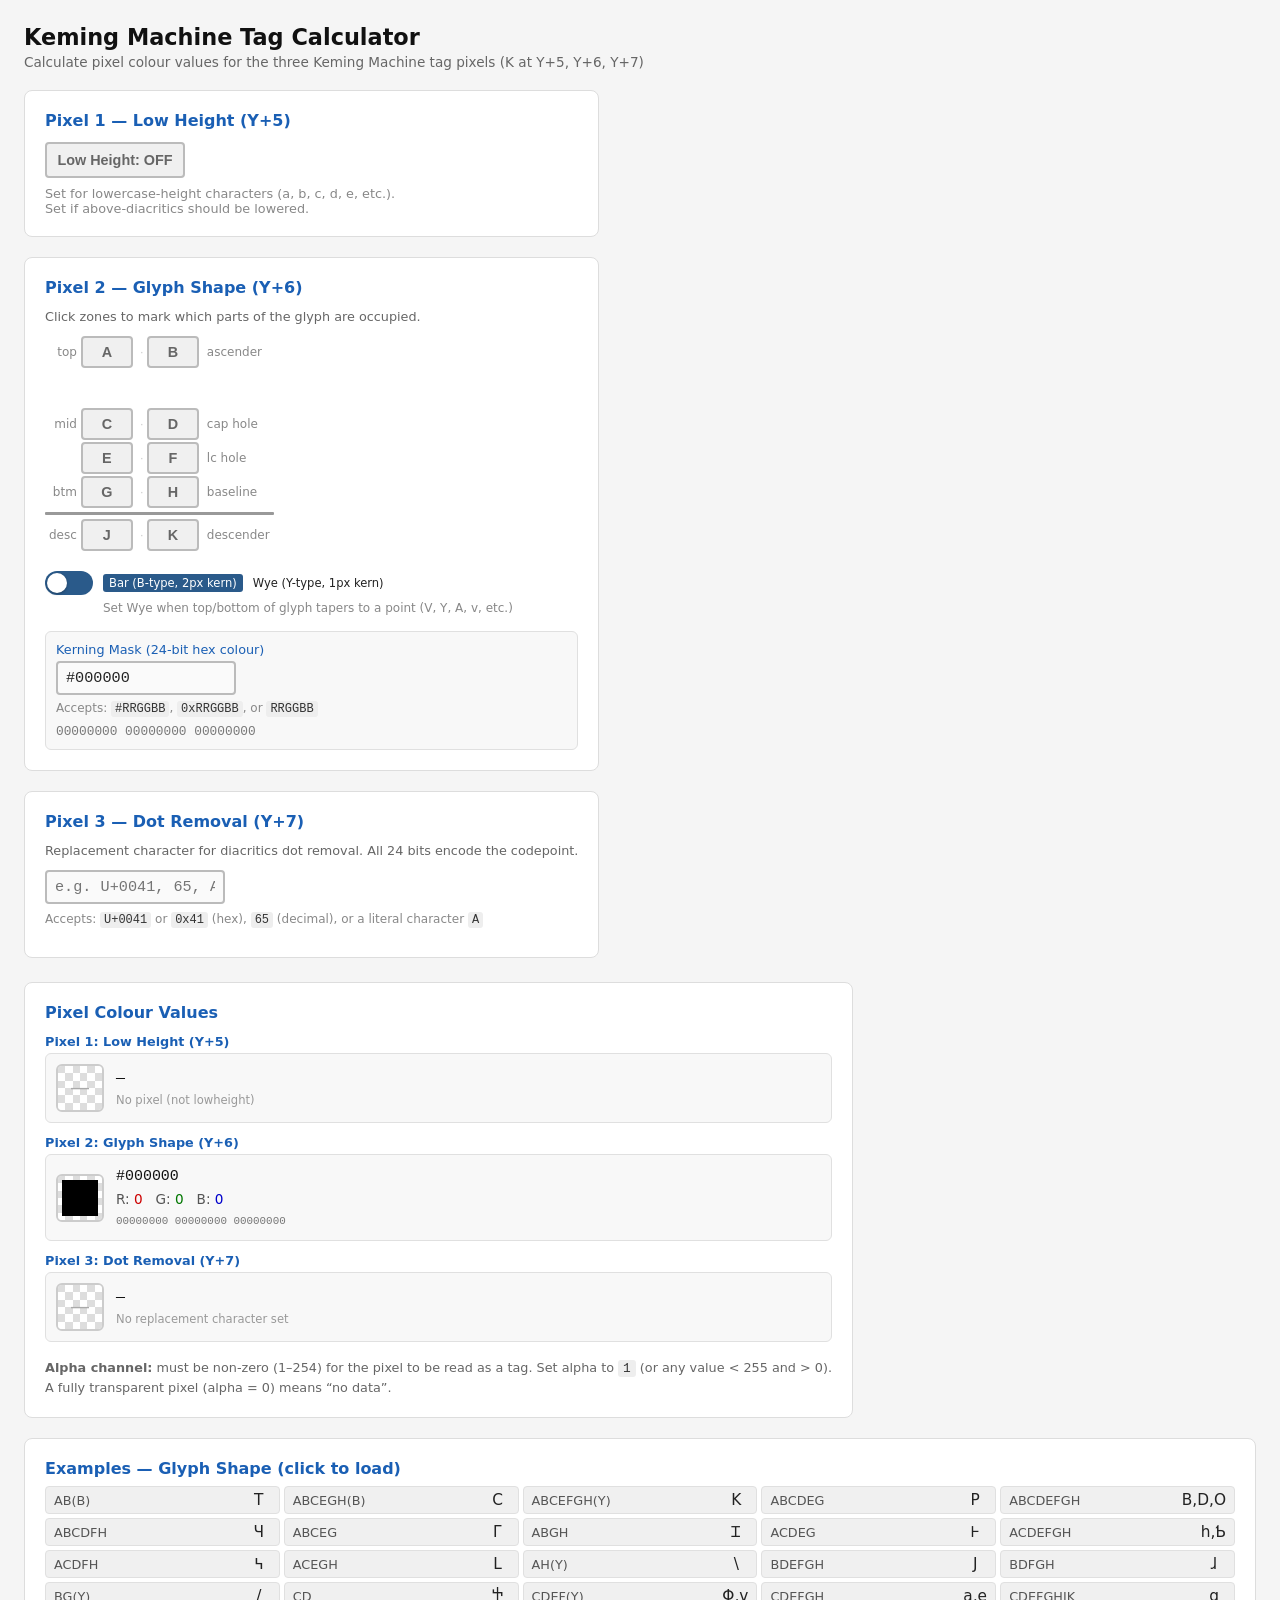
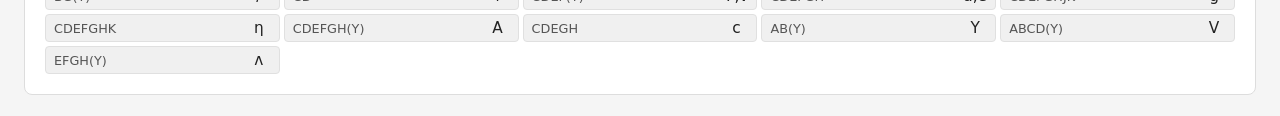
<file: keming_calculator.html>
<!DOCTYPE html>
<html lang="en">
<head>
<meta charset="UTF-8">
<title>Keming Machine Tag Calculator</title>
<style>
* { box-sizing: border-box; margin: 0; padding: 0; }
body { font-family: 'Segoe UI', system-ui, sans-serif; background: #f5f5f5; color: #222; padding: 24px; min-height: 100vh; }
h1 { font-size: 1.4em; margin-bottom: 4px; color: #111; }
.subtitle { color: #666; font-size: 0.85em; margin-bottom: 20px; }

.main { display: flex; gap: 24px; flex-wrap: wrap; align-items: flex-start; }
.panel { background: #fff; border-radius: 8px; padding: 20px; border: 1px solid #ddd; }
.panel h2 { font-size: 1em; margin-bottom: 12px; color: #1a5fb4; }
.col-left { display: flex; flex-direction: column; gap: 20px; }

/* Lowheight toggle */
.lowheight-section { min-width: 300px; }
.lowheight-row { display: flex; align-items: center; gap: 12px; }
.lowheight-btn {
    width: 140px; height: 36px; border: 2px solid #bbb; border-radius: 4px;
    background: #f0f0f0; color: #666; font-weight: bold; font-size: 0.9em;
    cursor: pointer; transition: all 0.15s; user-select: none;
}
.lowheight-btn:hover { border-color: #888; background: #e8e8e8; }
.lowheight-btn.active { background: #2a5a8a; border-color: #1a4a7a; color: #fff; }
.lowheight-hint { font-size: 0.8em; color: #888; margin-top: 8px; }

/* Shape grid */
.shape-section { min-width: 300px; }
.grid-wrapper { display: flex; gap: 20px; align-items: flex-start; }
.shape-grid { display: grid; grid-template-columns: auto 56px 10px 56px auto; grid-template-rows: repeat(9, auto); align-items: center; gap: 2px 0; }
.zone-btn {
    width: 52px; height: 32px; border: 2px solid #bbb; border-radius: 4px;
    background: #f0f0f0; color: #666; font-weight: bold; font-size: 0.9em;
    cursor: pointer; transition: all 0.15s; display: flex; align-items: center; justify-content: center;
    user-select: none;
}
.zone-btn:hover { border-color: #888; background: #e8e8e8; }
.zone-btn.active { background: #2a5a8a; border-color: #1a4a7a; color: #fff; }
.zone-btn.active.wye { background: #7b3f9e; border-color: #5a2d75; }
.grid-label { color: #888; font-size: 0.75em; text-align: center; padding: 0 4px; white-space: nowrap; }
.grid-label-left { text-align: right; }
.grid-label-right { text-align: left; }
.grid-sep { grid-column: 1 / -1; height: 3px; background: #999; margin: 2px 0; border-radius: 1px; }
.grid-dot { text-align: center; color: #ccc; font-size: 0.7em; }
.grid-spacer { height: 36px; }

/* Y toggle */
.y-toggle { margin-top: 16px; }
.y-toggle label { display: flex; align-items: center; gap: 10px; cursor: pointer; font-size: 0.9em; }
.y-toggle input { display: none; }
.toggle-track {
    width: 48px; height: 24px; background: #2a5a8a; border-radius: 12px;
    position: relative; transition: background 0.2s;
}
.toggle-track::after {
    content: ''; position: absolute; top: 2px; left: 2px;
    width: 20px; height: 20px; background: #fff; border-radius: 50%;
    transition: transform 0.2s; box-shadow: 0 1px 3px rgba(0,0,0,0.3);
}
.y-toggle input:checked + .toggle-track { background: #7b3f9e; }
.y-toggle input:checked + .toggle-track::after { transform: translateX(24px); }
.toggle-labels { display: flex; gap: 4px; font-size: 0.8em; }
.toggle-labels span { padding: 2px 6px; border-radius: 3px; }
.toggle-labels .active-label { background: #2a5a8a; color: #fff; }
.toggle-labels .active-label.wye { background: #7b3f9e; }

/* Codepoint input */
.cp-section { min-width: 300px; }
.cp-input-row { display: flex; gap: 8px; align-items: center; flex-wrap: wrap; }
.cp-input {
    width: 180px; height: 34px; border: 2px solid #bbb; border-radius: 4px;
    background: #fafafa; padding: 0 8px; font-family: 'Consolas', 'Fira Code', monospace;
    font-size: 0.95em; color: #222; outline: none;
}
.cp-input:focus { border-color: #1a5fb4; }
.cp-input.error { border-color: #c00; background: #fff0f0; }
.cp-formats { font-size: 0.75em; color: #888; margin-top: 6px; line-height: 1.5; }
.cp-formats code { background: #eee; padding: 1px 4px; border-radius: 3px; font-family: 'Consolas', monospace; color: #333; }
.cp-resolved { margin-top: 8px; font-size: 0.85em; color: #444; }
.cp-resolved .cp-char { font-size: 1.3em; }

/* Output */
.output-section { min-width: 280px; }
.pixel-row { display: flex; align-items: center; gap: 12px; margin-bottom: 12px; padding: 10px; background: #f8f8f8; border-radius: 6px; border: 1px solid #e0e0e0; }
.colour-swatch {
    width: 48px; height: 48px; border-radius: 6px; border: 2px solid #ccc;
    flex-shrink: 0; image-rendering: pixelated;
}
.pixel-info { font-size: 0.85em; line-height: 1.6; }
.pixel-info .hex { font-family: 'Consolas', 'Fira Code', monospace; font-size: 1.1em; color: #111; }
.pixel-info .channels { color: #555; }
.pixel-info .channel-r { color: #c00; }
.pixel-info .channel-g { color: #070; }
.pixel-info .channel-b { color: #00c; }
.pixel-label { font-size: 0.8em; color: #1a5fb4; margin-bottom: 4px; font-weight: 600; }
.pixel-inactive { font-size: 0.85em; color: #999; }
.bit-display { font-family: 'Consolas', 'Fira Code', monospace; font-size: 0.8em; color: #777; margin-top: 2px; }

/* Mask input/display */
.mask-section { margin-top: 16px; padding: 10px; background: #f8f8f8; border-radius: 6px; border: 1px solid #e0e0e0; }
.mask-section .label { font-size: 0.8em; color: #1a5fb4; margin-bottom: 4px; }
.mask-input-row { display: flex; gap: 8px; align-items: center; }

/* Examples */
.examples-section { margin-top: 20px; }
.examples-section h2 { font-size: 1em; margin-bottom: 8px; color: #1a5fb4; }
.example-grid { display: grid; grid-template-columns: repeat(auto-fill, minmax(200px, 1fr)); gap: 4px; }
.example-item {
    font-size: 0.8em; padding: 4px 8px; border-radius: 4px;
    background: #f0f0f0; cursor: pointer; transition: background 0.15s;
    display: flex; justify-content: space-between; align-items: center;
    border: 1px solid #e0e0e0;
}
.example-item:hover { background: #e0ecf8; border-color: #b0c8e8; }
.example-item .ex-code { color: #555; }
.example-item .ex-char { font-size: 1.2em; min-width: 24px; text-align: center; }

/* Notes */
.notes { margin-top: 20px; font-size: 0.8em; color: #666; line-height: 1.5; }
.notes code { background: #eee; padding: 1px 5px; border-radius: 3px; font-family: 'Consolas', monospace; color: #333; }
</style>
</head>
<body>

<h1>Keming Machine Tag Calculator</h1>
<p class="subtitle">Calculate pixel colour values for the three Keming Machine tag pixels (K at Y+5, Y+6, Y+7)</p>

<div class="main">
<div class="col-left">

<!-- Pixel 1: Lowheight -->
<div class="panel lowheight-section">
<h2>Pixel 1 &mdash; Low Height (Y+5)</h2>
<div class="lowheight-row">
    <button class="lowheight-btn" id="lowheightBtn" onclick="toggleLowheight()">Low Height: OFF</button>
</div>
<p class="lowheight-hint">
    Set for lowercase-height characters (a, b, c, d, e, etc.).<br>
    Set if above-diacritics should be lowered.
</p>
</div>

<!-- Pixel 2: Shape Grid -->
<div class="panel shape-section">
<h2>Pixel 2 &mdash; Glyph Shape (Y+6)</h2>
<p style="font-size:0.8em; color:#666; margin-bottom:12px;">Click zones to mark which parts of the glyph are occupied.</p>

<div class="grid-wrapper">
<div class="shape-grid" id="shapeGrid">
    <!-- Row: A B (top / ascenders) -->
    <span class="grid-label grid-label-left">top</span>
    <button class="zone-btn" data-zone="A" onclick="toggleZone(this)">A</button>
    <span class="grid-dot">&middot;</span>
    <button class="zone-btn" data-zone="B" onclick="toggleZone(this)">B</button>
    <span class="grid-label grid-label-right">ascender</span>

    <!-- Spacer row -->
    <span></span><span class="grid-spacer"></span><span></span><span class="grid-spacer"></span><span></span>

    <!-- Row: C D -->
    <span class="grid-label grid-label-left">mid</span>
    <button class="zone-btn" data-zone="C" onclick="toggleZone(this)">C</button>
    <span class="grid-dot">&middot;</span>
    <button class="zone-btn" data-zone="D" onclick="toggleZone(this)">D</button>
    <span class="grid-label grid-label-right">cap hole</span>

    <!-- Row: E F -->
    <span class="grid-label grid-label-left"></span>
    <button class="zone-btn" data-zone="E" onclick="toggleZone(this)">E</button>
    <span class="grid-dot">&middot;</span>
    <button class="zone-btn" data-zone="F" onclick="toggleZone(this)">F</button>
    <span class="grid-label grid-label-right">lc hole</span>

    <!-- Row: G H -->
    <span class="grid-label grid-label-left">btm</span>
    <button class="zone-btn" data-zone="G" onclick="toggleZone(this)">G</button>
    <span class="grid-dot">&middot;</span>
    <button class="zone-btn" data-zone="H" onclick="toggleZone(this)">H</button>
    <span class="grid-label grid-label-right">baseline</span>

    <!-- Baseline separator -->
    <div class="grid-sep"></div>

    <!-- Row: J K (below baseline) -->
    <span class="grid-label grid-label-left">desc</span>
    <button class="zone-btn" data-zone="J" onclick="toggleZone(this)">J</button>
    <span class="grid-dot">&middot;</span>
    <button class="zone-btn" data-zone="K" onclick="toggleZone(this)">K</button>
    <span class="grid-label grid-label-right">descender</span>
</div>
</div>

<!-- Y (Bar/Wye) toggle -->
<div class="y-toggle">
    <label>
        <input type="checkbox" id="yToggle" onchange="recalc()">
        <span class="toggle-track"></span>
        <span class="toggle-labels">
            <span id="barLabel" class="active-label">Bar (B-type, 2px kern)</span>
            <span id="wyeLabel">Wye (Y-type, 1px kern)</span>
        </span>
    </label>
    <p style="font-size:0.75em; color:#888; margin-top:6px; margin-left:58px;">
        Set Wye when top/bottom of glyph tapers to a point (V, Y, A, v, etc.)
    </p>
</div>

<!-- Kerning mask input/output -->
<div class="mask-section">
    <div class="label">Kerning Mask (24-bit hex colour)</div>
    <div class="mask-input-row">
        <input type="text" class="cp-input" id="maskInput" placeholder="e.g. #800AFF, 0x800AFF" oninput="updateFromMask()" value="">
    </div>
    <p class="cp-formats" style="margin-top:4px;">
        Accepts: <code>#RRGGBB</code>, <code>0xRRGGBB</code>, or <code>RRGGBB</code>
    </p>
    <div id="maskBin" class="bit-display" style="margin-top:6px;">00000000 00000000 00000000</div>
</div>
</div>

<!-- Pixel 3: Dot Removal -->
<div class="panel cp-section">
<h2>Pixel 3 &mdash; Dot Removal (Y+7)</h2>
<p style="font-size:0.8em; color:#666; margin-bottom:12px;">Replacement character for diacritics dot removal. All 24 bits encode the codepoint.</p>

<div class="cp-input-row">
    <input type="text" class="cp-input" id="cpInput" placeholder="e.g. U+0041, 65, A" oninput="updateCodepoint()">
</div>
<p class="cp-formats">
    Accepts: <code>U+0041</code> or <code>0x41</code> (hex), <code>65</code> (decimal), or a literal character <code>A</code>
</p>
<div class="cp-resolved" id="cpResolved"></div>
</div>

</div><!-- col-left -->

<!-- Output -->
<div class="panel output-section">
<h2>Pixel Colour Values</h2>

<div class="pixel-label">Pixel 1: Low Height (Y+5)</div>
<div class="pixel-row">
    <canvas id="swatch1" class="colour-swatch" width="48" height="48"></canvas>
    <div class="pixel-info">
        <div class="hex" id="hex1">&mdash;</div>
        <div id="p1desc" class="pixel-inactive">No pixel (not lowheight)</div>
    </div>
</div>

<div class="pixel-label" style="margin-top:12px;">Pixel 2: Glyph Shape (Y+6)</div>
<div class="pixel-row">
    <canvas id="swatch2" class="colour-swatch" width="48" height="48"></canvas>
    <div class="pixel-info">
        <div class="hex" id="hex2">#000000</div>
        <div class="channels">
            R: <span class="channel-r" id="r2">0</span> &nbsp;
            G: <span class="channel-g" id="g2">0</span> &nbsp;
            B: <span class="channel-b" id="b2">0</span>
        </div>
        <div class="bit-display" id="bits2">00000000 00000000 00000000</div>
    </div>
</div>

<div class="pixel-label" style="margin-top:12px;">Pixel 3: Dot Removal (Y+7)</div>
<div class="pixel-row">
    <canvas id="swatch3" class="colour-swatch" width="48" height="48"></canvas>
    <div class="pixel-info">
        <div class="hex" id="hex3">&mdash;</div>
        <div class="channels" id="p3channels" style="display:none">
            R: <span class="channel-r" id="r3">0</span> &nbsp;
            G: <span class="channel-g" id="g3">0</span> &nbsp;
            B: <span class="channel-b" id="b3">0</span>
        </div>
        <div id="p3desc" class="pixel-inactive">No replacement character set</div>
    </div>
</div>

<div class="notes" style="margin-top:16px;">
    <strong>Alpha channel:</strong> must be non-zero (1&ndash;254) for the pixel to be read as a tag.
    Set alpha to <code>1</code> (or any value &lt; 255 and &gt; 0).<br>
    A fully transparent pixel (alpha = 0) means &ldquo;no data&rdquo;.
</div>
</div>
</div>

<!-- Examples -->
<div class="panel examples-section" style="margin-top: 20px;">
<h2>Examples &mdash; Glyph Shape (click to load)</h2>
<div class="example-grid" id="exampleGrid"></div>
</div>

<script>
const ZONES = ['A','B','C','D','E','F','G','H','J','K'];
const state = { A:0, B:0, C:0, D:0, E:0, F:0, G:0, H:0, J:0, K:0 };
let isLowheight = false;
let maskInputActive = false; // prevent recalc from overwriting mask input while user types

// Bit positions within kerning_mask (24-bit RGB):
// Blue byte: A=bit7, B=bit6, C=bit5, D=bit4, E=bit3, F=bit2, G=bit1, H=bit0
// Green byte: J=bit15(=green bit7), K=bit14(=green bit6)
// Red byte: Y=bit23(=red bit7) -- tracked separately as isKernYtype
const BIT_POS = { A:7, B:6, C:5, D:4, E:3, F:2, G:1, H:0, J:15, K:14 };

function toggleLowheight() {
    isLowheight = !isLowheight;
    const btn = document.getElementById('lowheightBtn');
    btn.classList.toggle('active', isLowheight);
    btn.textContent = isLowheight ? 'Lowheight: ON' : 'Lowheight: OFF';
    recalc();
}

function toggleZone(btn) {
    const zone = btn.dataset.zone;
    state[zone] = state[zone] ? 0 : 1;
    btn.classList.toggle('active', !!state[zone]);
    recalc();
}

function recalc() {
    const isWye = document.getElementById('yToggle').checked;

    // Update button styling for wye mode
    document.querySelectorAll('.zone-btn.active').forEach(btn => {
        btn.classList.toggle('wye', isWye);
    });

    // Update toggle labels
    const barLabel = document.getElementById('barLabel');
    const wyeLabel = document.getElementById('wyeLabel');
    barLabel.className = isWye ? '' : 'active-label';
    wyeLabel.className = isWye ? 'active-label wye' : '';

    // --- Pixel 1: Lowheight ---
    if (isLowheight) {
        // Any non-zero pixel; use white with alpha=1 for visibility in editors
        drawSwatchSolid('swatch1', 255, 255, 255);
        document.getElementById('hex1').textContent = '#FFFFFF';
        document.getElementById('p1desc').textContent = 'Any pixel with alpha > 0';
        document.getElementById('p1desc').className = 'channels';
    } else {
        drawSwatchEmpty('swatch1');
        document.getElementById('hex1').innerHTML = '&mdash;';
        document.getElementById('p1desc').textContent = 'No pixel (not lowheight)';
        document.getElementById('p1desc').className = 'pixel-inactive';
    }

    // --- Pixel 2: Shape Data ---
    // Red: Y bit in MSB (bit 7)
    const r = isWye ? 0x80 : 0x00;
    // Green: J in bit 7, K in bit 6
    const g = (state.J ? 0x80 : 0) | (state.K ? 0x40 : 0);
    // Blue: ABCDEFGH
    const b = (state.A ? 0x80 : 0) | (state.B ? 0x40 : 0) |
              (state.C ? 0x20 : 0) | (state.D ? 0x10 : 0) |
              (state.E ? 0x08 : 0) | (state.F ? 0x04 : 0) |
              (state.G ? 0x02 : 0) | (state.H ? 0x01 : 0);

    // Full 24-bit mask (same as what code extracts)
    const fullMask = (r << 16) | (g << 8) | b;

    document.getElementById('hex2').textContent = '#' + hex2(r) + hex2(g) + hex2(b);
    document.getElementById('r2').textContent = r;
    document.getElementById('g2').textContent = g;
    document.getElementById('b2').textContent = b;
    document.getElementById('bits2').textContent = bin8(r) + ' ' + bin8(g) + ' ' + bin8(b);

    // Update mask input only if the change didn't come from the mask input itself
    if (!maskInputActive) {
        document.getElementById('maskInput').value = '#' + hex2(r) + hex2(g) + hex2(b);
        document.getElementById('maskInput').classList.remove('error');
    }
    document.getElementById('maskBin').textContent = bin8((fullMask >> 16) & 0xFF) + ' ' + bin8((fullMask >> 8) & 0xFF) + ' ' + bin8(fullMask & 0xFF);

    drawSwatchSolid('swatch2', r, g, b);
}

function updateFromMask() {
    const input = document.getElementById('maskInput');
    const raw = input.value.trim();

    if (raw === '') {
        input.classList.remove('error');
        return;
    }

    // Parse hex colour: #RRGGBB, 0xRRGGBB, or RRGGBB
    let hex = null;
    if (/^#([0-9A-Fa-f]{6})$/.test(raw)) {
        hex = parseInt(RegExp.$1, 16);
    } else if (/^0[xX]([0-9A-Fa-f]{6})$/.test(raw)) {
        hex = parseInt(RegExp.$1, 16);
    } else if (/^([0-9A-Fa-f]{6})$/.test(raw)) {
        hex = parseInt(RegExp.$1, 16);
    }

    if (hex === null) {
        input.classList.add('error');
        return;
    }
    input.classList.remove('error');

    const r = (hex >> 16) & 0xFF;
    const g = (hex >> 8) & 0xFF;
    const b = hex & 0xFF;

    // Reverse-map to zone states
    state.A = (b & 0x80) ? 1 : 0;
    state.B = (b & 0x40) ? 1 : 0;
    state.C = (b & 0x20) ? 1 : 0;
    state.D = (b & 0x10) ? 1 : 0;
    state.E = (b & 0x08) ? 1 : 0;
    state.F = (b & 0x04) ? 1 : 0;
    state.G = (b & 0x02) ? 1 : 0;
    state.H = (b & 0x01) ? 1 : 0;
    state.J = (g & 0x80) ? 1 : 0;
    state.K = (g & 0x40) ? 1 : 0;

    // Reverse-map Y toggle
    document.getElementById('yToggle').checked = !!(r & 0x80);

    // Update all zone buttons
    document.querySelectorAll('.zone-btn').forEach(btn => {
        btn.classList.toggle('active', !!state[btn.dataset.zone]);
    });

    // Recalc without overwriting the mask input
    maskInputActive = true;
    recalc();
    maskInputActive = false;
}

function updateCodepoint() {
    const input = document.getElementById('cpInput');
    const raw = input.value.trim();

    if (raw === '') {
        input.classList.remove('error');
        drawSwatchEmpty('swatch3');
        document.getElementById('hex3').innerHTML = '&mdash;';
        document.getElementById('p3channels').style.display = 'none';
        document.getElementById('p3desc').textContent = 'No replacement character set';
        document.getElementById('p3desc').style.display = '';
        document.getElementById('cpResolved').textContent = '';
        return;
    }

    const cp = parseCodepoint(raw);

    if (cp === null || cp < 0 || cp > 0xFFFFFF) {
        input.classList.add('error');
        drawSwatchEmpty('swatch3');
        document.getElementById('hex3').innerHTML = '&mdash;';
        document.getElementById('p3channels').style.display = 'none';
        document.getElementById('p3desc').textContent = cp !== null ? 'Codepoint out of 24-bit range' : 'Invalid input';
        document.getElementById('p3desc').style.display = '';
        document.getElementById('cpResolved').textContent = '';
        return;
    }

    input.classList.remove('error');

    const r3 = (cp >> 16) & 0xFF;
    const g3 = (cp >> 8) & 0xFF;
    const b3 = cp & 0xFF;

    document.getElementById('hex3').textContent = '#' + hex2(r3) + hex2(g3) + hex2(b3);
    document.getElementById('r3').textContent = r3;
    document.getElementById('g3').textContent = g3;
    document.getElementById('b3').textContent = b3;
    document.getElementById('p3channels').style.display = '';
    document.getElementById('p3desc').style.display = 'none';

    drawSwatchSolid('swatch3', r3, g3, b3);

    // Show resolved character
    let charDisplay = '';
    try { charDisplay = String.fromCodePoint(cp); } catch(e) {}
    document.getElementById('cpResolved').innerHTML =
        'U+' + cp.toString(16).toUpperCase().padStart(4, '0') +
        ' (decimal ' + cp + ')' +
        (charDisplay ? ' &mdash; <span class="cp-char">' + escapeHtml(charDisplay) + '</span>' : '');
}

function parseCodepoint(s) {
    // U+XXXX or u+XXXX
    if (/^[Uu]\+([0-9A-Fa-f]+)$/.test(s)) {
        return parseInt(RegExp.$1, 16);
    }
    // 0xXXXX
    if (/^0[xX]([0-9A-Fa-f]+)$/.test(s)) {
        return parseInt(RegExp.$1, 16);
    }
    // Pure decimal number
    if (/^[0-9]+$/.test(s)) {
        return parseInt(s, 10);
    }
    // Literal character (single grapheme — could be a surrogate pair)
    const codepoints = [...s];
    if (codepoints.length === 1) {
        return codepoints[0].codePointAt(0);
    }
    return null;
}

function escapeHtml(s) {
    const d = document.createElement('span');
    d.textContent = s;
    return d.innerHTML;
}

function drawSwatchSolid(id, r, g, b) {
    const canvas = document.getElementById(id);
    const ctx = canvas.getContext('2d');
    // Chequerboard background
    ctx.fillStyle = '#ddd';
    ctx.fillRect(0, 0, 48, 48);
    ctx.fillStyle = '#fff';
    for (let y = 0; y < 48; y += 8) {
        for (let x = (y % 16 === 0) ? 8 : 0; x < 48; x += 16) {
            ctx.fillRect(x, y, 8, 8);
        }
    }
    // Colour
    ctx.fillStyle = `rgb(${r},${g},${b})`;
    ctx.fillRect(4, 4, 40, 40);
}

function drawSwatchEmpty(id) {
    const canvas = document.getElementById(id);
    const ctx = canvas.getContext('2d');
    ctx.fillStyle = '#ddd';
    ctx.fillRect(0, 0, 48, 48);
    ctx.fillStyle = '#fff';
    for (let y = 0; y < 48; y += 8) {
        for (let x = (y % 16 === 0) ? 8 : 0; x < 48; x += 16) {
            ctx.fillRect(x, y, 8, 8);
        }
    }
    // Dash to indicate empty
    ctx.fillStyle = '#aaa';
    ctx.font = '20px sans-serif';
    ctx.textAlign = 'center';
    ctx.textBaseline = 'middle';
    ctx.fillText('\u2014', 24, 24);
}

function hex2(v) { return v.toString(16).toUpperCase().padStart(2, '0'); }
function bin8(v) { return v.toString(2).padStart(8, '0'); }

// Load a preset (shape grid only)
function loadPreset(zones, wye) {
    for (const z of ZONES) state[z] = 0;
    for (const z of zones) state[z] = 1;
    document.getElementById('yToggle').checked = wye;
    document.querySelectorAll('.zone-btn').forEach(btn => {
        btn.classList.toggle('active', !!state[btn.dataset.zone]);
    });
    recalc();
}

// Examples from keming_machine.txt
const EXAMPLES = [
    { zones: 'AB',        wye: false, chars: 'T',          desc: 'AB(B)' },
    { zones: 'ABCEGH',    wye: false, chars: 'C',          desc: 'ABCEGH(B)' },
    { zones: 'ABCEFGH',   wye: true,  chars: 'K',          desc: 'ABCEFGH(Y)' },
    { zones: 'ABCDEG',    wye: false, chars: 'P',     desc: 'ABCDEG' },
    { zones: 'ABCDEFGH',  wye: false, chars: 'B,D,O',     desc: 'ABCDEFGH' },
    { zones: 'ABCDFH',    wye: false, chars: '\u0427',     desc: 'ABCDFH' },
    { zones: 'ABCEG',     wye: false, chars: '\u0413',     desc: 'ABCEG' },
    { zones: 'ABGH',      wye: false, chars: '\u13C6',     desc: 'ABGH' },
    { zones: 'ACDEG',     wye: false, chars: '\u13B0',     desc: 'ACDEG' },
    { zones: 'ACDEFGH',   wye: false, chars: 'h,\u0184',  desc: 'ACDEFGH' },
    { zones: 'ACDFH',     wye: false, chars: '\u07C6',     desc: 'ACDFH' },
    { zones: 'ACEGH',     wye: false, chars: 'L',          desc: 'ACEGH' },
    { zones: 'AH',        wye: true,  chars: '\\',         desc: 'AH(Y)' },
    { zones: 'BDEFGH',    wye: false, chars: 'J',          desc: 'BDEFGH' },
    { zones: 'BDFGH',     wye: false, chars: '\u027A',     desc: 'BDFGH' },
    { zones: 'BG',        wye: true,  chars: '/',          desc: 'BG(Y)' },
    { zones: 'CD',        wye: false, chars: '\u10B5',     desc: 'CD' },
    { zones: 'CDEF',      wye: true,  chars: '\u03A6,v',     desc: 'CDEF(Y)' },
    { zones: 'CDEFGH',    wye: false, chars: 'a,e',     desc: 'CDEFGH' },
    { zones: 'CDEFGHJK',  wye: false, chars: 'g',          desc: 'CDEFGHJK' },
    { zones: 'CDEFGHK',   wye: false, chars: '\u019E',     desc: 'CDEFGHK' },
    { zones: 'CDEFGH',    wye: true,  chars: 'A',          desc: 'CDEFGH(Y)' },
    { zones: 'CDEGH',     wye: false,  chars: 'c',          desc: 'CDEGH' },
    { zones: 'AB',        wye: true,  chars: 'Y',          desc: 'AB(Y)' },
    { zones: 'ABCD',      wye: true,  chars: 'V',          desc: 'ABCD(Y)' },
    { zones: 'EFGH',      wye: true,  chars: '\u028C',     desc: 'EFGH(Y)' },
];

function buildExamples() {
    const grid = document.getElementById('exampleGrid');
    for (const ex of EXAMPLES) {
        const div = document.createElement('div');
        div.className = 'example-item';
        div.innerHTML = `<span class="ex-code">${ex.desc}</span> <span class="ex-char">${ex.chars}</span>`;
        div.onclick = () => loadPreset(ex.zones.split(''), ex.wye);
        grid.appendChild(div);
    }
}

// Init
buildExamples();
drawSwatchEmpty('swatch1');
drawSwatchEmpty('swatch3');
recalc();
</script>

</body>
</html>
</file>
